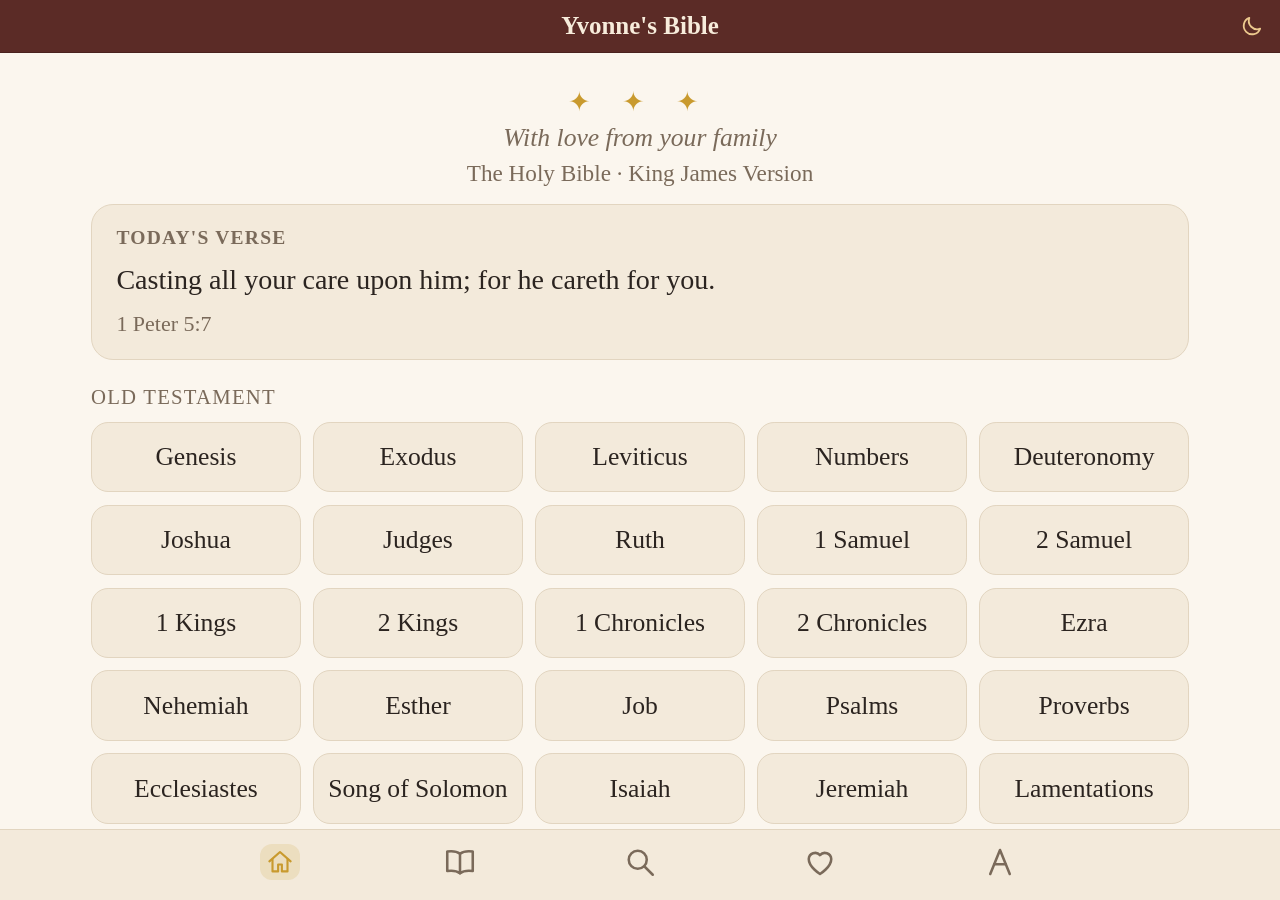
<file: index.html>
<!doctype html><html lang="en"><head><meta charset="utf-8">
<meta name="viewport" content="width=device-width,initial-scale=1,viewport-fit=cover">
<meta name="robots" content="noindex,nofollow">
<meta name="apple-mobile-web-app-capable" content="yes"><meta name="mobile-web-app-capable" content="yes">
<meta name="apple-mobile-web-app-status-bar-style" content="black-translucent">
<meta name="apple-mobile-web-app-title" content="Bible">
<meta name="theme-color" content="#5b2b26">
<link rel="manifest" href="manifest.webmanifest"><link rel="apple-touch-icon" href="icons/icon-180.png">
<title>Yvonne's Bible</title><link rel="stylesheet" href="style.css?v=11"></head><body>
<header id="top"><button id="back" class="ib" aria-label="Back">‹</button><h1 id="title">Yvonne's Bible</h1><button id="moon" class="ib" aria-label="Night mode"></button></header>
<main id="view"></main>
<div id="readnav" hidden><button id="prev" aria-label="Previous chapter">‹ Prev</button><button id="chap" aria-label="Choose chapter"></button><button id="play" aria-label="Read aloud">&#9654;&#xFE0E;</button><button id="next" aria-label="Next chapter">Next ›</button></div>
<nav id="tabs"><button data-t="home" aria-label="Home"><svg viewBox="0 0 24 24" width="30" height="30" fill="none" stroke="currentColor" stroke-width="1.7" stroke-linecap="round" stroke-linejoin="round" aria-hidden="true"><path d="M3.5 11.5 12 4l8.5 7.5"/><path d="M6 10v9.5h4.5V14h3v5.5H18V10"/></svg></button><button data-t="books" aria-label="Books"><svg viewBox="0 0 24 24" width="30" height="30" fill="none" stroke="currentColor" stroke-width="1.7" stroke-linecap="round" stroke-linejoin="round" aria-hidden="true"><path d="M12 6.5C10 5 7 4.5 3.5 5v13c3.5-.5 6.5 0 8.5 1.5 2-1.5 5-2 8.5-1.5V5C17 4.5 14 5 12 6.5z"/><path d="M12 6.5v13"/></svg></button><button data-t="search" aria-label="Search"><svg viewBox="0 0 24 24" width="30" height="30" fill="none" stroke="currentColor" stroke-width="1.7" stroke-linecap="round" stroke-linejoin="round" aria-hidden="true"><circle cx="10.5" cy="10.5" r="6"/><path d="m15 15 5.5 5.5"/></svg></button><button data-t="saved" aria-label="Saved"><svg viewBox="0 0 24 24" width="30" height="30" fill="none" stroke="currentColor" stroke-width="1.7" stroke-linecap="round" stroke-linejoin="round" aria-hidden="true"><path d="M12 20s-7.5-4.6-7.5-10A4.3 4.3 0 0 1 12 7.4 4.3 4.3 0 0 1 19.5 10c0 5.4-7.5 10-7.5 10z"/></svg></button><button data-t="text" aria-label="Text size and display"><svg viewBox="0 0 24 24" width="30" height="30" fill="none" stroke="currentColor" stroke-width="1.7" stroke-linecap="round" stroke-linejoin="round" aria-hidden="true"><path d="M5.5 20 12 4l6.5 16"/><path d="M8.2 13.5h7.6"/></svg></button></nav>
<div id="sheet" hidden></div><div id="toast" hidden></div>
<script src="app.js?v=11"></script></body></html>
</file>
<file: style.css>
:root{--sat:env(safe-area-inset-top,0px);--sab:env(safe-area-inset-bottom,0px);--hbar:#5b2b26;--hink:#f7ecdb;--hacc:#ecc98e;--hline:#4a221e;--bg:#fbf6ee;--bar:#f3eadb;--ink:#2b2420;--soft:#7a6a5a;--line:#e2d5c0;--red:#b3261e;--gold:#c99a2e;--acc:#7a2e2a;--hl:#fbe7a6;--fs:24px}
.sepia{--hbar:#4d3926;--hink:#f3e6cc;--hacc:#e6c582;--hline:#3e2d1e;--bg:#f1e3c8;--bar:#e6d3b0;--ink:#3a2c1c;--line:#d4bf98;--hl:#f3d27a}
.night{--hbar:#171412;--hink:#cdbfae;--hacc:#d9a07f;--hline:#2a2420;--bg:#0e0c0b;--bar:#171412;--ink:#cdbfae;--soft:#857868;--line:#2a2420;--red:#e0806a;--gold:#9c7c3c;--acc:#d9a07f;--hl:#3d3016}
*{box-sizing:border-box;-webkit-tap-highlight-color:transparent}
html{background:linear-gradient(var(--hbar) 50%,var(--bar) 50%) fixed;background-color:var(--bar)}
html,body{margin:0;width:100%;height:100%;min-height:100%;color:var(--ink);font-family:Georgia,"Iowan Old Style","Times New Roman",serif}
body{background:var(--bg);display:flex;flex-direction:column;overflow:hidden;position:fixed;top:0;right:0;bottom:0;left:0}
button{font:inherit;color:inherit;background:none;border:0;cursor:pointer;min-height:48px;min-width:48px}
header#top{flex:none;background:var(--hbar);border-bottom:1px solid var(--hline);padding-top:var(--sat);display:flex;align-items:center;z-index:5}
header h1{flex:1;color:var(--hink);text-align:center;font-size:21px;margin:0;font-weight:600;white-space:nowrap;overflow:hidden;text-overflow:ellipsis}
.ib{width:56px;height:52px;font-size:34px;display:flex;align-items:center;justify-content:center;color:var(--hacc)}
#moon svg{width:26px;height:26px}
#back[hidden]{display:flex;visibility:hidden}
main{flex:1;overflow-y:auto;-webkit-overflow-scrolling:touch;padding:18px 20px 30px}
#readnav{flex:none;display:flex;background:var(--bar);border-top:1px solid var(--line)}
#readnav[hidden]{display:none}
#readnav button{flex:1;height:58px;font-size:20px;color:var(--acc);font-weight:600}
#readnav #chap{color:var(--ink);font-weight:400}
#tabs{flex:none;display:flex;background:var(--bar);border-top:1px solid var(--line);padding-bottom:max(calc(var(--sab) - 4px),6px)}
#tabs button{flex:1;height:50px;display:flex;flex-direction:column;align-items:center;justify-content:center;font-size:14px;color:var(--soft)}
#tabs button b{font-size:24px;font-weight:400;line-height:1.1}
#tabs button.on{color:var(--acc);font-weight:600}
.wrap{max-width:720px;margin:0 auto}
.cover{text-align:center;padding:4px 6px 0}
.cover .orn{color:var(--gold);font-size:22px;letter-spacing:10px;margin-bottom:4px}
.cover h2{font-size:42px;margin:10px 0 6px;color:var(--acc);font-weight:600}
.cover .ded{font-style:italic;color:var(--soft);font-size:21px;margin:0 0 6px}
.card{background:var(--bar);border:1px solid var(--line);border-radius:18px;padding:18px 20px;margin:14px 0 18px}
.card h3{margin:0 0 8px;font-size:16px;letter-spacing:1px;text-transform:uppercase;color:var(--soft);font-weight:600}
.card p{margin:0;font-size:23px;line-height:1.5}.card .ref{font-size:18px;color:var(--soft);margin-top:8px}
.big{display:block;width:100%;background:var(--acc);color:#fff8ef;border-radius:16px;font-size:22px;padding:16px;margin:12px 0;font-weight:600}
body.night .big{color:#1c1917}
.big.alt{background:transparent;color:var(--acc);border:2px solid var(--acc)}
.sect{font-size:17px;letter-spacing:1px;text-transform:uppercase;color:var(--soft);margin:22px 0 10px}
.grid{display:grid;grid-template-columns:repeat(auto-fill,minmax(150px,1fr));gap:10px}
.grid button{background:var(--bar);border:1px solid var(--line);border-radius:14px;min-height:60px;font-size:20px;padding:8px}
.grid.nums{grid-template-columns:repeat(auto-fill,minmax(64px,1fr))}
.grid.nums button{font-size:22px;min-height:64px}
.chtitle{text-align:center;font-size:30px;color:var(--acc);margin:4px 0 16px;font-weight:600}
.text{font-size:var(--fs);line-height:1.65}
.v{padding:2px 0;border-radius:6px}
.v sup{font-size:.55em;color:var(--soft);font-family:-apple-system,sans-serif;margin-right:3px;vertical-align:.5em}
.v r{color:var(--red)}.v s{text-decoration:none;font-size:.82em;letter-spacing:.04em}.v i{font-style:italic;opacity:.85}
.v h{display:block;font-style:italic;color:var(--soft);font-size:.8em;margin:8px 0 4px}
.v.hl{background:var(--hl)}.v.sel{outline:2px dashed var(--gold);outline-offset:2px}
.v.flash{animation:fl 2s}@keyframes fl{0%{background:var(--hl)}100%{background:transparent}}
.egg{display:inline-flex;align-items:center;justify-content:center;min-width:44px;min-height:44px;margin:-12px -6px -12px -4px;vertical-align:middle;color:var(--gold);font-size:.8em}
.pageturn{animation:pt .28s ease-out}.pageturn.b{animation:ptb .28s ease-out}
@keyframes pt{from{opacity:.2;transform:translateX(40px)}to{opacity:1;transform:none}}
@keyframes ptb{from{opacity:.2;transform:translateX(-40px)}to{opacity:1;transform:none}}
#sheet{position:fixed;top:0;left:0;right:0;bottom:var(--tabh,64px);background:rgba(30,20,10,.45);z-index:20;display:flex;align-items:flex-end;justify-content:center}
#sheet[hidden]{display:none}
.panel{background:var(--bg);width:100%;max-width:620px;border-radius:22px 22px 0 0;padding:20px;max-height:calc(100% - var(--sat) - 12px);overflow:auto;animation:up .25s}
@keyframes up{from{transform:translateY(40px);opacity:0}}
.panel h3{margin:4px 0 12px;font-size:24px;color:var(--acc);text-align:center}
.panel img{width:100%;border-radius:14px;display:block;margin:6px 0 14px}
.panel .msg{font-size:22px;line-height:1.5;text-align:center;font-style:italic}
.panel .vref{font-size:18px;color:var(--soft);text-align:center;margin-bottom:6px}
.row{display:flex;gap:10px}.row button{flex:1;border:2px solid var(--line);border-radius:14px;font-size:20px;min-height:56px}
.row button.on{border-color:var(--acc);color:var(--acc);font-weight:600}
input[type=search]{width:100%;font:inherit;font-size:22px;padding:14px 16px;border-radius:14px;border:2px solid var(--line);background:var(--bar);color:var(--ink)}
.res{display:block;width:100%;text-align:left;padding:14px 4px;border-bottom:1px solid var(--line);font-size:20px;line-height:1.45}
.res b{color:var(--acc);display:block;font-size:17px}
mark{background:var(--hl);color:inherit}
#toast{position:fixed;left:50%;transform:translateX(-50%);bottom:calc(150px + var(--sab));background:var(--ink);color:var(--bg);padding:12px 20px;border-radius:30px;font-size:18px;z-index:30;font-family:-apple-system,sans-serif}
#toast[hidden]{display:none}
.muted{color:var(--soft);font-size:19px;text-align:center}
.cont{display:block;width:100%;text-align:center;font-size:19px;color:var(--acc);min-height:48px;margin:2px 0 -6px}
.grid.bk button{font-size:21px;min-height:58px}
body.night .panel img{filter:brightness(.8)}
#readnav{align-items:center}
#readnav #play{flex:none;width:56px;height:56px;background:none;border:0;color:var(--acc);font-size:22px;margin:0 2px}
#readnav #play.on{color:var(--red);font-size:19px;letter-spacing:-2px}
.hint{background:color-mix(in srgb,var(--gold) 12%,transparent);border:1px solid color-mix(in srgb,var(--gold) 35%,transparent);border-radius:12px;padding:10px 12px;margin-top:10px;font-size:16px;color:var(--soft);line-height:1.4}
.hint button{min-height:44px;color:var(--acc);font-size:16px;text-decoration:underline;padding:0 4px}
.v.speaking{background:var(--hl);box-shadow:0 0 0 3px var(--hl)}
select{width:100%;font:inherit;font-size:19px;padding:12px;border-radius:14px;border:2px solid var(--line);background:var(--bar);color:var(--ink);min-height:52px}
.help{font-size:16px;color:var(--soft);line-height:1.4;margin:8px 2px 0}
#tabs button.on{color:var(--gold)}
#tabs button{position:relative;border-radius:14px}
#tabs button.on svg{background:color-mix(in srgb,var(--gold) 16%,transparent);border-radius:12px;padding:3px;width:40px;height:36px}
#tabs svg{width:40px;height:36px;padding:3px}
body.typing #tabs{display:none}
#tabs{position:relative;z-index:25}
/* wide screens: full-bleed bars, centered controls, larger comfortable type */
#tabs,#readnav{justify-content:center}
#tabs button{max-width:180px}
#readnav button{max-width:260px}
@media (min-width:1100px){
  main{padding:28px 40px 40px}
  #view>.wrap{max-width:900px;zoom:1.22}
  header h1{font-size:25px}
  #tabs button{height:64px}#tabs svg{width:46px;height:42px}
  #readnav button{height:64px;font-size:22px}
  .panel{max-width:720px;zoom:1.15}
}
@media (min-width:1700px){#view>.wrap{max-width:960px;zoom:1.45}}
s{text-decoration:none;font-size:.82em;letter-spacing:.04em}
</file>
